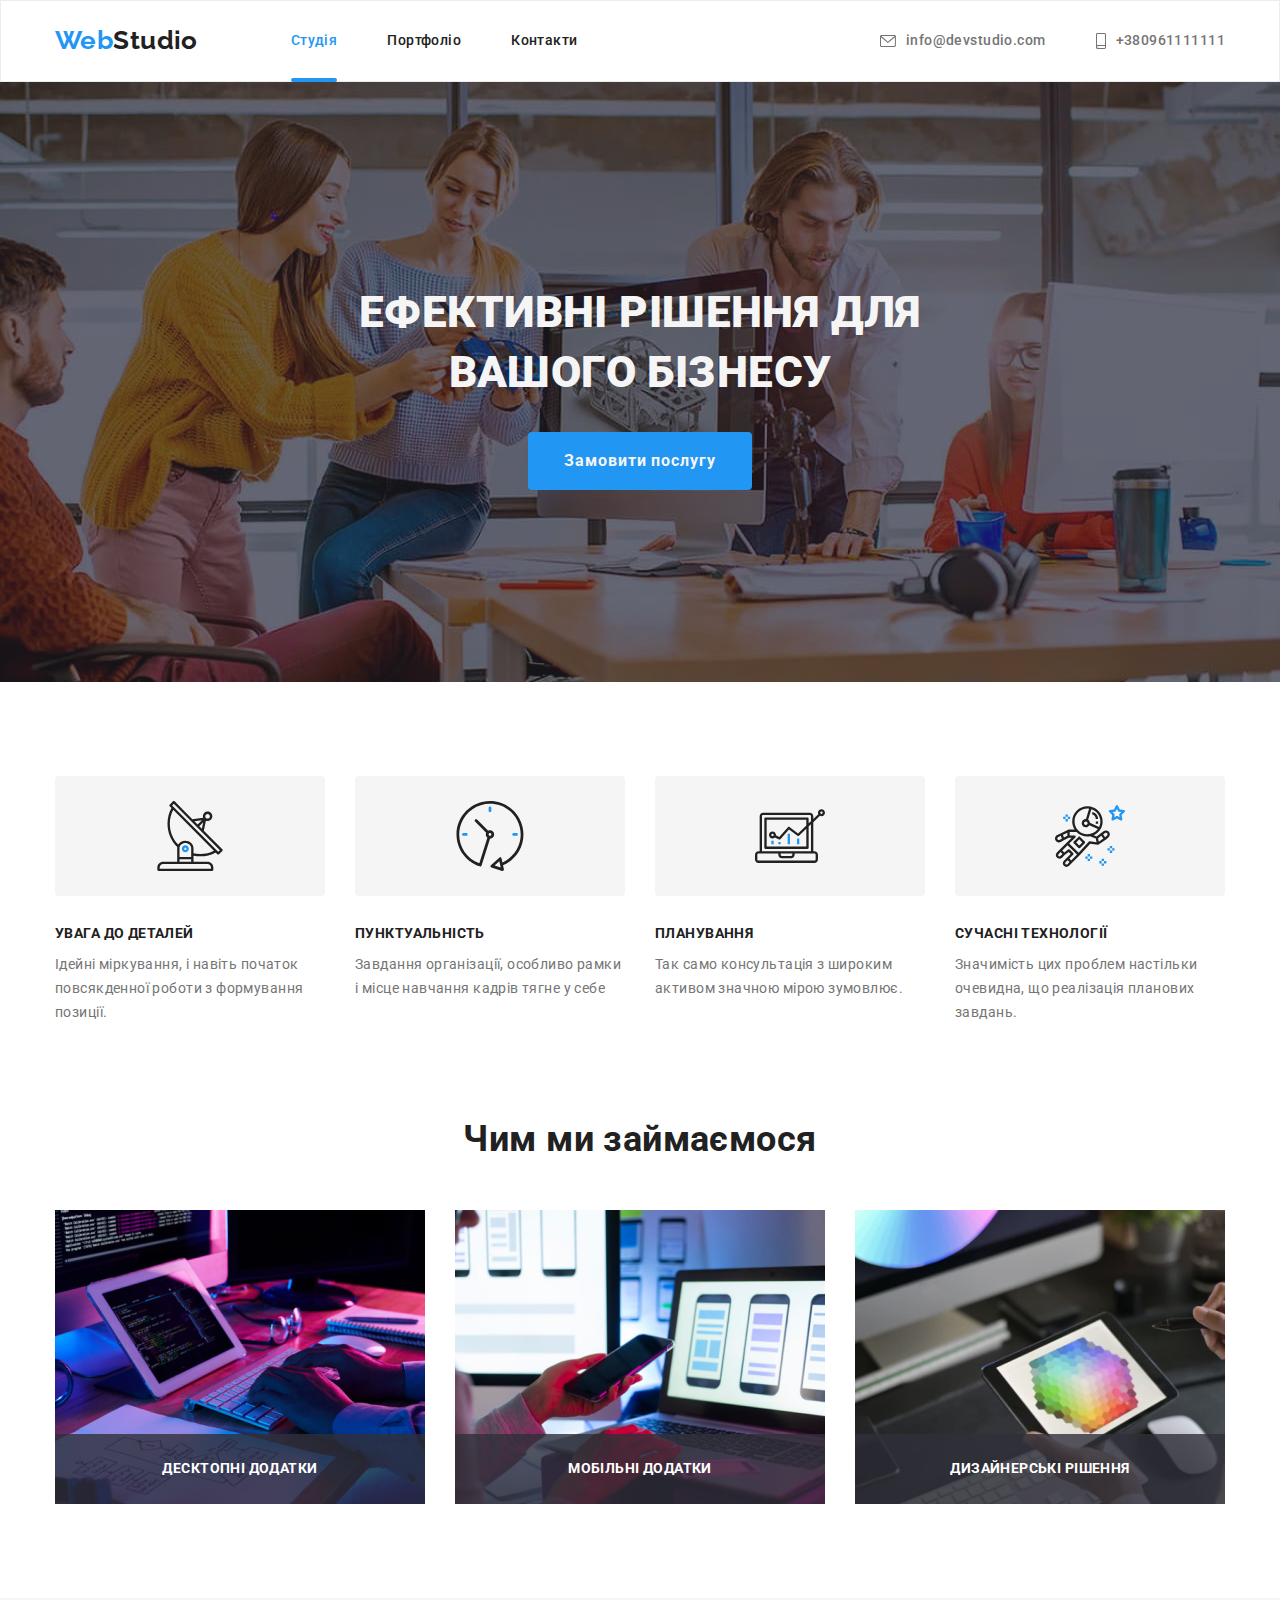
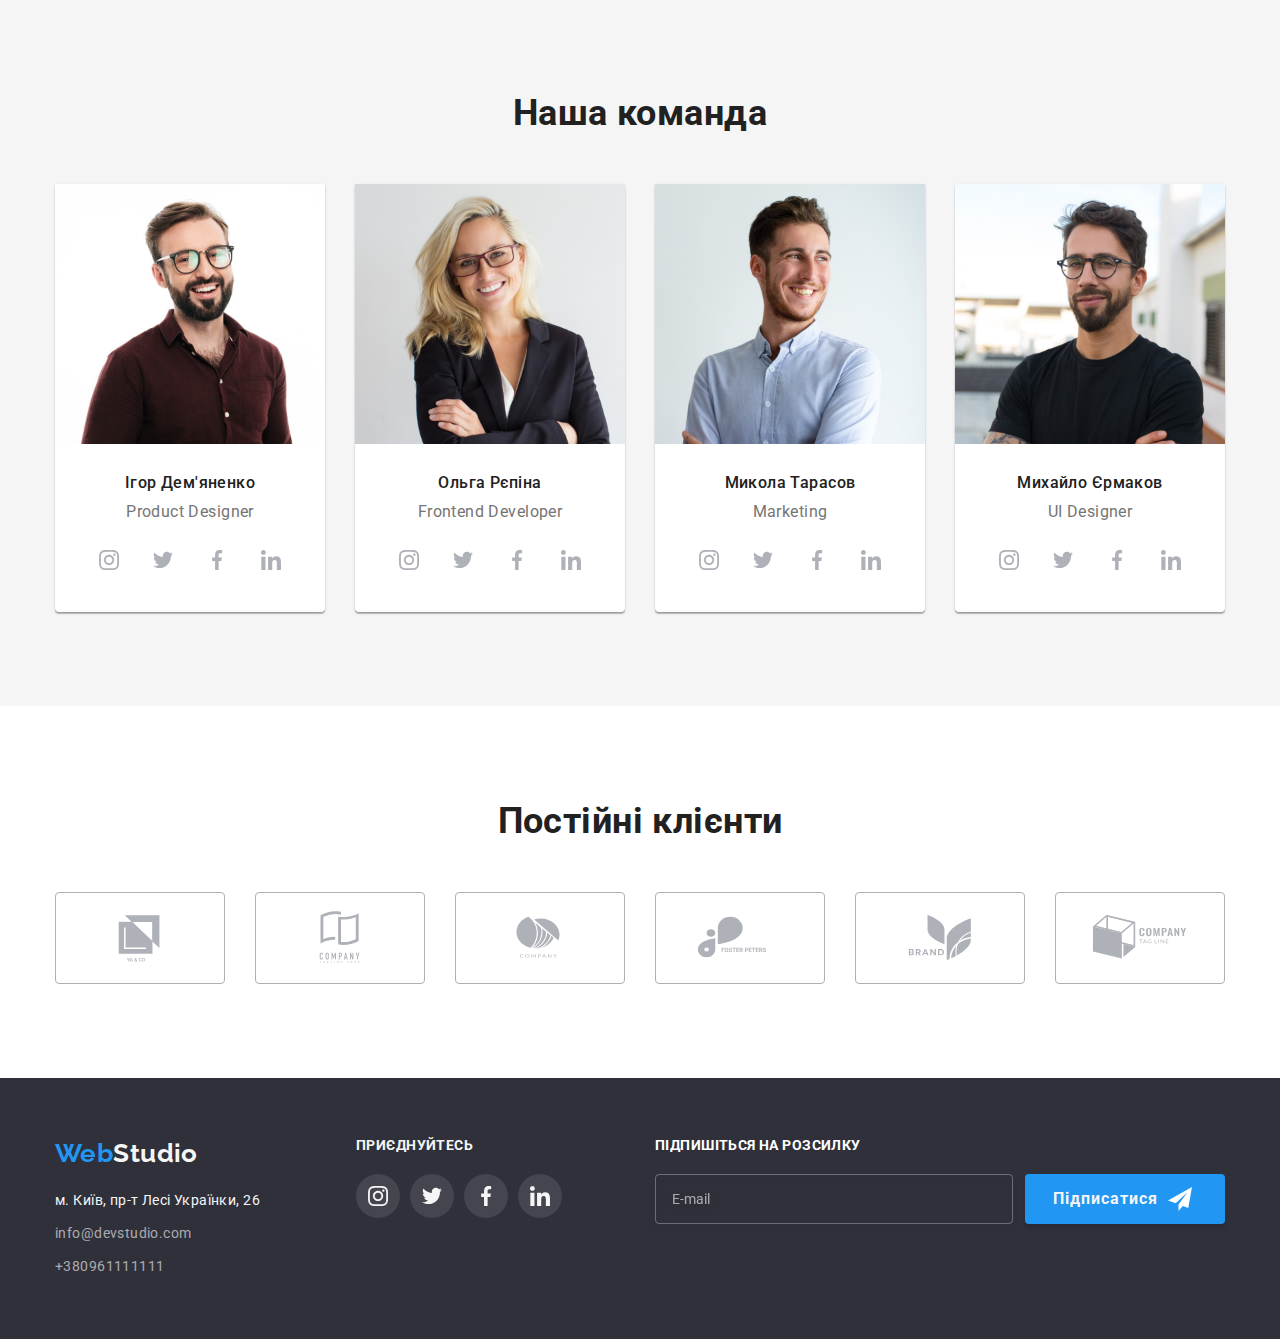
<file: index.html>
<!DOCTYPE html>
<html lang="uk">
  <head>
    <meta charset="UTF-8" />
    <meta http-equiv="X-UA-Compatible" content="IE=edge" />
    <meta name="viewport" content="width=device-width, initial-scale=1.0" />

    <title>Web Studio</title>

    <!-- Шрифти -->

    <link rel="preconnect" href="https://fonts.googleapis.com" />
    <link rel="preconnect" href="https://fonts.gstatic.com" crossorigin />
    <link
      href="https://fonts.googleapis.com/css2?family=Raleway:wght@700&family=Roboto:wght@400;500;700;900&display=swap"
      rel="stylesheet"
    />

    <!-- Іконка  -->

    <link rel="apple-touch-icon" sizes="180x180" href="./favicons/" />
    <link
      rel="icon"
      type="image/png"
      sizes="32x32"
      href="./favicons//favicon-32x32.png"
    />
    <link
      rel="icon"
      type="image/png"
      sizes="16x16"
      href="./favicons//favicon-16x16.png"
    />
    <link rel="manifest" href="./favicons//site.webmanifest" />
    <meta name="msapplication-TileColor" content="#da532c" />
    <meta name="theme-color" content="#ffffff" />

    <!-- стилі -->

    <link rel="stylesheet" href="./css/main.min.css" />
  </head>
  <body>
    <!-- Шапка -->

    <header class="header">
      <div class="container header-main__nav">
        <nav class="header-main__nav">
          <a id="logo" href="./index.html" class="logo-header"
            ><span class="logo-header__color">Web</span>Studio</a
          >

          <ul class="header-nav">
            <li class="header-nav__item">
              <a href="" class="header-nav__link header-nav__link--active"
                >Студія</a
              >
            </li>
            <li class="header-nav__item">
              <a href="./portfolio.html" class="header-nav__link">Портфоліо</a>
            </li>
            <li class="header-nav__item">
              <a href="" class="header-nav__link">Контакти</a>
            </li>
          </ul>
        </nav>

        <!--Контакти-->

        <ul class="header-contact">
          <li>
            <a href="mailto:info@devstudio.com" class="header-contact__link">
              <svg class="header-contact__icon" width="16" height="12">
                <use href="./images/symbol-defs.svg#icon-envelope"></use>
              </svg>
              info@devstudio.com
            </a>
          </li>
          <li>
            <a href="tel:+380961111111" class="header-contact__link">
              <svg class="header-contact__icon" width="10" height="16">
                <use href="./images/symbol-defs.svg#icon-smartphone"></use>
              </svg>
              +380961111111</a
            >
          </li>
        </ul>
      </div>
    </header>

    <!-- Загальга Інформація-->

    <main>
      <!-- Гасло + замовлення -->

      <section class="hero section">
        <div class="container">
          <div>
            <h1 class="hero-title">Ефективні рішення для вашого бізнесу</h1>
            <button type="button" class="hero-button" data-modal-open>
              Замовити послугу
            </button>
          </div>
        </div>
        <div class="backdrop is-hidden" data-modal>
          <div class="backdrop-modal">
            <button type="button" class="backdrop-button" data-modal-close>
              <svg class="backdrop-icon">
                <use href="./images/symbol-defs.svg#icon-Vector"></use>
              </svg>
            </button>

            <!-- Вікно Замовити послугу -->

            <form class="form">
              <b class="form-title">Залиште свої дані, ми вам передзвонимо</b>

              <div class="form-label">
                <label for="name" class="form-label__title">Ім'я</label>
                <input class="form-input" type="text" name="name" id="name" />
                <svg class="form-label__icon" width="12" height="12">
                  <use href="./images/symbol-defs.svg#icon-people"></use>
                </svg>
              </div>

              <div class="form-label">
                <label for="tel" class="form-label__title">Телефон</label>
                <input class="form-input" type="tel" name="tel" id="tel" />
                <svg class="form-label__icon" width="12" height="12">
                  <use href="./images/symbol-defs.svg#icon-telephone2"></use>
                </svg>
              </div>

              <div class="form-label">
                <label for="mail" class="form-label__title">Пошта</label>
                <input class="form-input" type="email" name="mail" id="mail" />
                <svg class="form-label__icon" width="12" height="12">
                  <use href="./images/symbol-defs.svg#icon-mail2"></use>
                </svg>
              </div>

              <div class="form-label form-label__margin">
                <label for="comment" class="form-label__title">Коментар</label>
                <textarea
                  class="form-input form-input__tex"
                  name="comment"
                  id="comment"
                  rows="4"
                  placeholder="Введіть текст"
                ></textarea>
              </div>

              <div class="form-label form-label__rules">
                <input
                  type="checkbox"
                  name="rules"
                  id="rules"
                  class="form-label__checkbox"
                />
                <span class="form-label__icon--rules"></span>
                <label for="rules" class="form-label__comment"
                  >Погоджуюся з розсилкою та приймаю
                </label>
                <a href=" " class="form-label__link">Умови послуги</a>
              </div>

              <button type="submit" class="form-button">Відправити</button>
            </form>
          </div>
        </div>
      </section>

      <!-- Пояснення роботи  -->

      <section class="section section-about">
        <div class="container">
          <h2 class="visually-hidden">Прихований</h2>
          <ul class="section-about__items">
            <li class="section-about__list">
              <div class="section-about__bg">
                <svg width="70" height="70">
                  <use href="./images/symbol-defs.svg#icon-antenna"></use>
                </svg>
              </div>
              <h3 class="section-about__detals">УВАГА ДО ДЕТАЛЕЙ</h3>
              <p class="section-about__text">
                Ідейні міркування, і навіть початок повсякденної роботи з
                формування позиції.
              </p>
            </li>
            <li class="section-about__list">
              <div class="section-about__bg">
                <svg width="70" height="70">
                  <use href="./images/symbol-defs.svg#icon-clock"></use>
                </svg>
              </div>
              <h3 class="section-about__detals">ПУНКТУАЛЬНІСТЬ</h3>
              <p class="section-about__text">
                Завдання організації, особливо рамки і місце навчання кадрів
                тягне у себе
              </p>
            </li>
            <li class="section-about__list">
              <div class="section-about__bg">
                <svg width="70" height="70">
                  <use href="./images/symbol-defs.svg#icon-diagram"></use>
                </svg>
              </div>
              <h3 class="section-about__detals">ПЛАНУВАННЯ</h3>
              <p class="section-about__text">
                Так само консультація з широким активом значною мірою зумовлює.
              </p>
            </li>
            <li class="section-about__list">
              <div class="section-about__bg">
                <svg width="70" height="70">
                  <use href="./images/symbol-defs.svg#icon-astronaut"></use>
                </svg>
              </div>
              <h3 class="section-about__detals">СУЧАСНІ ТЕХНОЛОГІЇ</h3>
              <p class="section-about__text">
                Значимість цих проблем настільки очевидна, що реалізація
                планових завдань.
              </p>
            </li>
          </ul>
        </div>
      </section>

      <!-- Чим займаємось -->

      <section class="section">
        <div class="container">
          <h2 class="section-title">Чим ми займаємося</h2>

          <ul class="section-work__list">
            <li class="section-works__item">
              <img src="./images/img/box.jpg" alt="комп'ютер" width="370" />
              <div class="section-product">
                <p class="section-about__title">Десктопні додатки</p>
              </div>
            </li>

            <li class="section-works__item">
              <img src="./images/img/image-1.jpg" alt="Телефон" width="370" />
              <div class="section-product">
                <p class="section-about__title">Мобільні додатки</p>
              </div>
            </li>

            <li class="section-works__item">
              <img src="./images/img/image-2.jpg" alt="Планшет" width="370" />
              <div class="section-product">
                <p class="section-about__title">Дизайнерські рішення</p>
              </div>
            </li>
          </ul>
        </div>
      </section>

      <!-- Працівники -->

      <section class="section section-team__work">
        <div class="container">
          <h2 class="section-title">Наша команда</h2>

          <ul class="section-team__list">
            <li class="section-team">
              <img
                src="./images/img/image-3.jpg"
                alt="Дизайнер продукту"
                width="270"
              />

              <div class="section-team__box">
                <h3 class="section-team__name">Ігор Дем'яненко</h3>
                <p lang="en" class="section-team__position">Product Designer</p>

                <ul class="section-box__icon">
                  <li class="section-list__icon">
                    <a
                      href="https://www.instagram.com/"
                      class="link-icon"
                      target="_blank"
                      rel="noopener nooreferrer nofollow "
                    >
                      <svg class="icon-team" width="20" height="20">
                        <use
                          href="./images/symbol-defs.svg#icon-instagram"
                          class="icon-team-style"
                        ></use>
                      </svg>
                    </a>
                  </li>

                  <li class="section-list__icon">
                    <a
                      href="https://twitter.com/"
                      class="link-icon"
                      target="_blank"
                      rel="noopener nooreferrer nofollow "
                    >
                      <svg class="icon-team" width="20" height="20">
                        <use
                          href="./images/symbol-defs.svg#icon-twitter"
                          class="icon-team-style"
                        ></use>
                      </svg>
                    </a>
                  </li>

                  <li class="section-list__icon">
                    <a
                      href="https://www.facebook.com/"
                      class="link-icon"
                      target="_blank"
                      rel="noopener nooreferrer nofollow "
                    >
                      <svg class="icon-team" width="20" height="20">
                        <use
                          href="./images/symbol-defs.svg#icon-facebook"
                          class="icon-team-style"
                        ></use>
                      </svg>
                    </a>
                  </li>

                  <li class="section-list__icon">
                    <a
                      href="https://www.linkedin.com/"
                      class="link-icon"
                      target="_blank"
                      rel="noopener nooreferrer nofollow "
                    >
                      <svg class="icon-team" width="20" height="20">
                        <use
                          href="./images/symbol-defs.svg#icon-linkedin"
                          class="icon-team-style"
                        ></use>
                      </svg>
                    </a>
                  </li>
                </ul>
              </div>
            </li>

            <li class="section-team">
              <img
                src="./images/img/image-4.jpg"
                alt="Фронтальний розробник"
                width="270"
              />

              <div class="section-team__box">
                <h3 class="section-team__name">Ольга Рєпіна</h3>
                <p lang="en" class="section-team__position">
                  Frontend Developer
                </p>

                <ul class="section-box__icon">
                  <li class="section-list__icon">
                    <a
                      href="https://www.instagram.com/"
                      class="link-icon"
                      target="_blank"
                      rel="noopener nooreferrer nofollow "
                    >
                      <svg class="icon-team" width="20" height="20">
                        <use
                          href="./images/symbol-defs.svg#icon-instagram"
                        ></use>
                      </svg>
                    </a>
                  </li>
                  <li class="section-list__icon">
                    <a
                      href="https://twitter.com/"
                      class="link-icon"
                      target="_blank"
                      rel="noopener nooreferrer nofollow "
                    >
                      <svg class="icon-team" width="20" height="20">
                        <use href="./images/symbol-defs.svg#icon-twitter"></use>
                      </svg>
                    </a>
                  </li>
                  <li class="section-list__icon">
                    <a
                      href="https://www.facebook.com/"
                      class="link-icon"
                      target="_blank"
                      rel="noopener nooreferrer nofollow "
                    >
                      <svg class="icon-team" width="20" height="20">
                        <use
                          href="./images/symbol-defs.svg#icon-facebook"
                        ></use>
                      </svg>
                    </a>
                  </li>
                  <li class="section-list__icon">
                    <a
                      href="https://www.linkedin.com/"
                      class="link-icon"
                      target="_blank"
                      rel="noopener nooreferrer nofollow "
                    >
                      <svg class="icon-team" width="20" height="20">
                        <use
                          href="./images/symbol-defs.svg#icon-linkedin"
                        ></use>
                      </svg>
                    </a>
                  </li>
                </ul>
              </div>
            </li>

            <li class="section-team">
              <img src="./images/img/image-5.jpg" alt="Маркетолог" width="270" />

              <div class="section-team__box">
                <h3 class="section-team__name">Микола Тарасов</h3>
                <p lang="en" class="section-team__position">Marketing</p>
                <ul class="section-box__icon">
                  <li class="section-list__icon">
                    <a
                      href="https://www.instagram.com/"
                      class="link-icon"
                      target="_blank"
                      rel="noopener nooreferrer nofollow "
                    >
                      <svg class="icon-team" width="20" height="20">
                        <use
                          href="./images/symbol-defs.svg#icon-instagram"
                        ></use>
                      </svg>
                    </a>
                  </li>
                  <li class="section-list__icon">
                    <a
                      href="https://twitter.com/"
                      class="link-icon"
                      target="_blank"
                      rel="noopener nooreferrer nofollow "
                    >
                      <svg class="icon-team" width="20" height="20">
                        <use href="./images/symbol-defs.svg#icon-twitter"></use>
                      </svg>
                    </a>
                  </li>
                  <li class="section-list__icon">
                    <a
                      href="https://www.facebook.com/"
                      class="link-icon"
                      target="_blank"
                      rel="noopener nooreferrer nofollow "
                    >
                      <svg class="icon-team" width="20" height="20">
                        <use
                          href="./images/symbol-defs.svg#icon-facebook"
                        ></use>
                      </svg>
                    </a>
                  </li>
                  <li class="section-list__icon">
                    <a
                      href="https://www.linkedin.com/"
                      class="link-icon"
                      target="_blank"
                      rel="noopener nooreferrer nofollow "
                    >
                      <svg class="icon-team" width="20" height="20">
                        <use
                          href="./images/symbol-defs.svg#icon-linkedin"
                        ></use>
                      </svg>
                    </a>
                  </li>
                </ul>
              </div>
            </li>

            <li class="section-team">
              <img src="./images/img/image-6.jpg" alt="Дизайнер" width="270" />

              <div class="section-team__box">
                <h3 class="section-team__name">Михайло Єрмаков</h3>
                <p lang="en" class="section-team__position">UI Designer</p>
                <ul class="section-box__icon">
                  <li class="section-list__icon">
                    <a
                      href="https://www.instagram.com/"
                      class="link-icon"
                      target="_blank"
                      rel="noopener nooreferrer nofollow "
                    >
                      <svg class="icon-team" width="20" height="20">
                        <use
                          href="./images/symbol-defs.svg#icon-instagram"
                        ></use>
                      </svg>
                    </a>
                  </li>

                  <li class="section-list__icon">
                    <a
                      href="https://twitter.com/"
                      class="link-icon"
                      target="_blank"
                      rel="noopener nooreferrer nofollow "
                    >
                      <svg class="icon-team" width="20" height="20">
                        <use href="./images/symbol-defs.svg#icon-twitter"></use>
                      </svg>
                    </a>
                  </li>

                  <li class="section-list__icon">
                    <a
                      href="https://www.facebook.com/"
                      class="link-icon"
                      target="_blank"
                      rel="noopener nooreferrer nofollow "
                    >
                      <svg class="icon-team" width="20" height="20">
                        <use
                          href="./images/symbol-defs.svg#icon-facebook"
                        ></use>
                      </svg>
                    </a>
                  </li>

                  <li class="section-list__icon">
                    <a
                      href="https://www.linkedin.com/"
                      class="link-icon"
                      target="_blank"
                      rel="noopener nooreferrer nofollow "
                    >
                      <svg class="icon-team" width="20" height="20">
                        <use
                          href="./images/symbol-defs.svg#icon-linkedin"
                        ></use>
                      </svg>
                    </a>
                  </li>
                </ul>
              </div>
            </li>
          </ul>
        </div>
      </section>

      <!-- Compagny team -->

      <section class="section">
        <div class="container">
          <h2 class="section-title">Постійні клієнти</h2>
          <ul class="section-custom">
            <li class="section-custom__compagny">
              <a href="" class="section-custom__link">
                <svg class="section-custom__icon" width="106" height="60">
                  <use href="./images/symbol-defs.svg#icon-Logo-1"></use>
                </svg>
              </a>
            </li>

            <li class="section-custom__compagny">
              <a href="" class="section-custom__link">
                <svg class="section-custom__icon" width="106" height="60">
                  <use href="./images/symbol-defs.svg#icon-Logo-2"></use>
                </svg>
              </a>
            </li>

            <li class="section-custom__compagny">
              <a href="" class="section-custom__link">
                <svg class="section-custom__icon" width="106" height="60">
                  <use href="./images/symbol-defs.svg#icon-Logo-3"></use>
                </svg>
              </a>
            </li>

            <li class="section-custom__compagny">
              <a href="" class="section-custom__link">
                <svg class="section-custom__icon" width="106" height="60">
                  <use href="./images/symbol-defs.svg#icon-Logo-4"></use>
                </svg>
              </a>
            </li>

            <li class="section-custom__compagny">
              <a href="" class="section-custom__link">
                <svg class="section-custom__icon" width="106" height="60">
                  <use href="./images/symbol-defs.svg#icon-Logo-5"></use>
                </svg>
              </a>
            </li>

            <li class="section-custom__compagny">
              <a href="" class="section-custom__link">
                <svg class="section-custom__icon" width="106" height="60">
                  <use href="./images/symbol-defs.svg#icon-Logo-6"></use>
                </svg>
              </a>
            </li>
          </ul>
        </div>
      </section>
    </main>

    <!-- Футер -->

    <footer class="order">
      <div class="container order-box">
        <div class="order-width">
          <a id="logo-footer" href="./index.html" class="logo"
            ><span class="logo-footer">Web</span>Studio</a
          >
          <address class="order-adress">
            <ul class="order-information">
              <li>
                <a
                  href="https://goo.gl/maps/iiFqqTPr8g5T6caD6"
                  class="mail"
                  target="_blank"
                  title="Google Maps"
                  >м. Київ, пр-т Лесі Українки, 26</a
                >
              </li>

              <li>
                <a href="mailto:info@devstudio.com" class="info"
                  >info@devstudio.com</a
                >
              </li>

              <li>
                <a href="tel:+380961111111" class="info">+380961111111</a>
              </li>
            </ul>
          </address>
        </div>

        <!-- Social -->

        <div class="social-box">
          <h3 class="social-box__title">Приєднуйтесь</h3>
          <ul class="social-box__icon">
            <li class="social-icon__list">
              <a
                class="link-icon social-icon"
                href="https://www.instagram.com/"
                target="_blank"
                rel="noopener nooreferrer nofollow "
              >
                <svg class="icon-team" width="20" height="20">
                  <use href="./images/symbol-defs.svg#icon-instagram"></use>
                </svg>
              </a>
            </li>
            <li class="social-icon__list">
              <a
                class="link-icon social-icon"
                href="https://twitter.com/"
                target="_blank"
                rel="noopener nooreferrer nofollow "
              >
                <svg class="icon-team" width="20" height="20">
                  <use href="./images/symbol-defs.svg#icon-twitter"></use>
                </svg>
              </a>
            </li>
            <li class="social-icon__list">
              <a
                class="link-icon social-icon"
                href="https://www.facebook.com/"
                target="_blank"
                rel="noopener nooreferrer nofollow "
              >
                <svg class="icon-team" width="20" height="20">
                  <use href="./images/symbol-defs.svg#icon-facebook"></use>
                </svg>
              </a>
            </li>
            <li class="social-icon__list">
              <a
                class="link-icon social-icon"
                href="https://www.linkedin.com/"
                target="_blank"
                rel="noopener nooreferrer nofollow "
              >
                <svg class="icon-team" width="20" height="20">
                  <use href="./images/symbol-defs.svg#icon-linkedin"></use>
                </svg>
              </a>
            </li>
          </ul>
        </div>
        <!-- Підписатися на розсилку -->

        <form class="form-footer">
          <h2 class="form-footer_title">Підпишіться на розсилку</h2>
          <div class="form-footer__label">
            <label for="mails"></label>
            <input type="email" name="mails" id="mails" placeholder="E-mail" />

            <button type="submit" class="form-button form-button__footer">
              <span>Підписатися</span>
              <svg class="form-footer-icon" width="24" height="24">
                <use href="./images/symbol-defs.svg#icon-telegraph"></use>
              </svg>
            </button>
          </div>
        </form>
      </div>
    </footer>
    <script src="./js/modal.js"></script>
  </body>
</html>
</file>
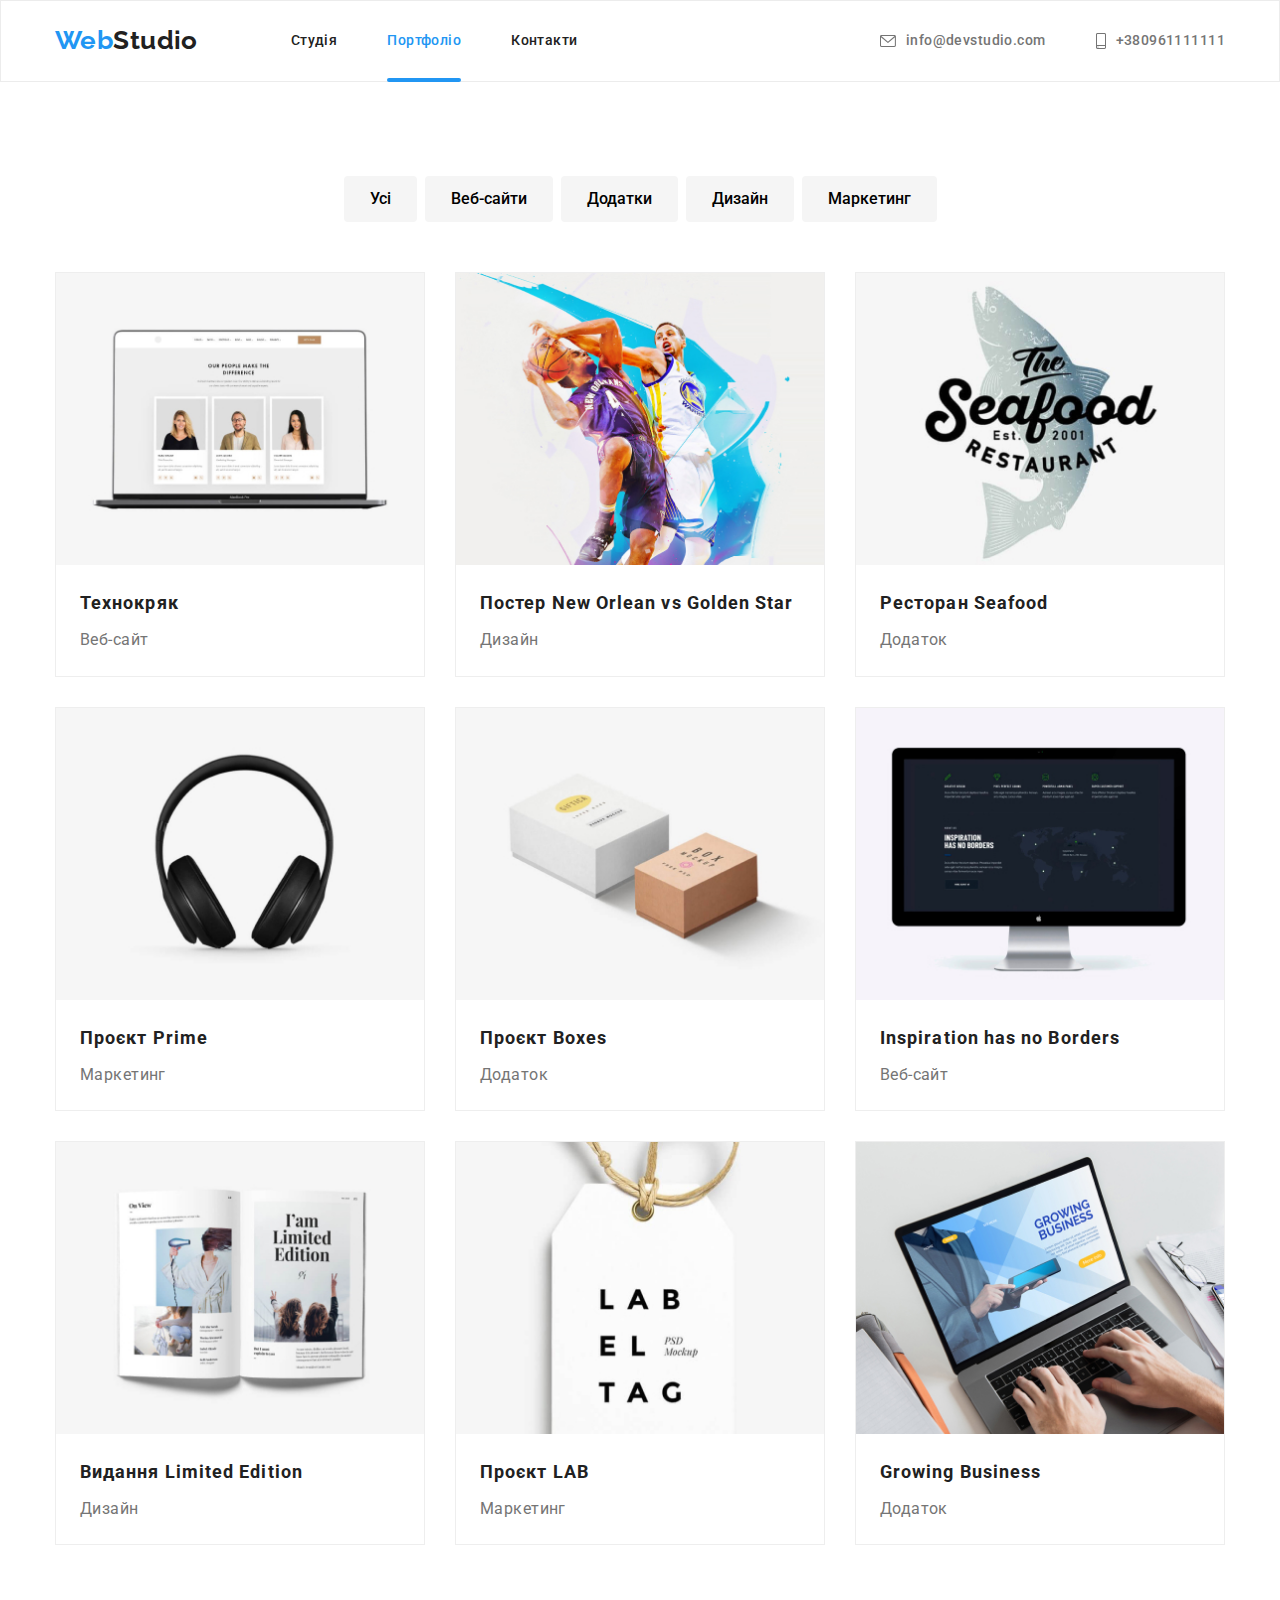
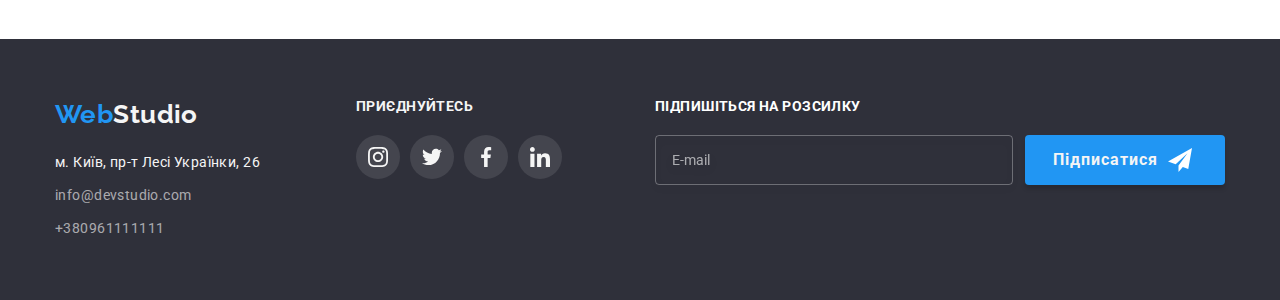
<file: portfolio.html>
<!DOCTYPE html>
<html lang="uk">
  <head>
    <meta charset="UTF-8" />
    <meta http-equiv="X-UA-Compatible" content="IE=edge" />
    <meta name="viewport" content="width=device-width, initial-scale=1.0" />

    <title>Portfolio</title>

    <!-- Шрифти -->

    <link rel="preconnect" href="https://fonts.googleapis.com" />
    <link rel="preconnect" href="https://fonts.gstatic.com" crossorigin />
    <link
      href="https://fonts.googleapis.com/css2?family=Raleway:wght@700&family=Roboto:wght@400;500;700;900&display=swap"
      rel="stylesheet"
    />

    <!-- Іконка  -->

    <link rel="apple-touch-icon" sizes="180x180" href="./favicons/" />
    <link
      rel="icon"
      type="image/png"
      sizes="32x32"
      href="./favicons//favicon-32x32.png"
    />
    <link
      rel="icon"
      type="image/png"
      sizes="16x16"
      href="./favicons//favicon-16x16.png"
    />
    <link rel="manifest" href="./favicons//site.webmanifest" />
    <meta name="msapplication-TileColor" content="#da532c" />
    <meta name="theme-color" content="#ffffff" />

    <!-- Стилі -->
    <link rel="stylesheet" href="./css/main.min.css" />
  </head>
  <body>
    <!-- Шапка -->

    <header class="header">
      <div class="container header-main__nav">
        <nav class="header-main__nav">
          <a id="logo" href="./index.html" class="logo-header"
            ><span class="logo-header__color">Web</span>Studio</a
          >

          <ul class="header-nav">
            <li class="header-nav__item">
              <a href="./index.html" class="header-nav__link">Студія</a>
            </li>
            <li class="header-nav__item">
              <a href="" class="header-nav__link header-nav__link--active"
                >Портфоліо</a
              >
            </li>
            <li class="header-nav__item">
              <a href="" class="header-nav__link">Контакти</a>
            </li>
          </ul>
        </nav>

        <!--Контакти-->

        <ul class="header-contact">
          <li>
            <a href="mailto:info@devstudio.com" class="header-contact__link">
              <svg class="header-contact__icon" width="16" height="12">
                <use href="./images/symbol-defs.svg#icon-envelope"></use>
              </svg>
              info@devstudio.com
            </a>
          </li>
          <li>
            <a href="tel:+380961111111" class="header-contact__link">
              <svg class="header-contact__icon" width="10" height="16">
                <use href="./images/symbol-defs.svg#icon-smartphone"></use>
              </svg>
              +380961111111</a
            >
          </li>
        </ul>
      </div>
    </header>

    <!-- Контент -->

    <main>
      <section class="section">
        <div class="container">
          <h1 class="visually-hidden">контент сторінки</h1>
          <ul class="section-box__button">
            <li>
              <button type="button" class="section-button__portfolio">
                Усі
              </button>
            </li>
            <li>
              <button type="button" class="section-button__portfolio">
                Веб-сайти
              </button>
            </li>
            <li>
              <button type="button" class="section-button__portfolio">
                Додатки
              </button>
            </li>
            <li>
              <button type="button" class="section-button__portfolio">
                Дизайн
              </button>
            </li>
            <li>
              <button type="button" class="section-button__portfolio">
                Маркетинг
              </button>
            </li>
          </ul>

          <ul class="section-portfolio__icon">
            <li class="section-portfolio__list">
              <a class="section-portfolio__link" href="">
                <div class="section-portfolio__images">
                  <img src="./images/img/one.jpg" alt="ноутбук" width="370" />

                  <div class="section-portfolio__overlay">
                    <p>
                      Ресурс пропонує комплексні пропозиції з різним рівнем
                      функціоналу та сервісів. Все це дозволить відвідувачу
                      отримати вичерпні відомості про компанію чи приватну
                      особу.
                    </p>
                  </div>
                </div>
                <div class="section-portfolio__workplace">
                  <h2 class="section-portfolio__title">Технокряк</h2>
                  <p class="section-portfolio__subtitle">Веб-сайт</p>
                </div>
              </a>
            </li>

            <li class="section-portfolio__list">
              <a class="section-portfolio__link" href="">
                <div class="section-portfolio__images">
                  <img src="./images/img/two.jpg" alt="постер" width="370" />

                  <div class="section-portfolio__overlay">
                    <p>
                      Ресурс пропонує комплексні пропозиції з різним рівнем
                      функціоналу та сервісів. Все це дозволить відвідувачу
                      отримати вичерпні відомості про компанію чи приватну
                      особу.
                    </p>
                  </div>
                </div>
                <div class="section-portfolio__workplace">
                  <h2 class="section-portfolio__title">
                    Постер New Orlean vs Golden Star
                  </h2>
                  <p class="section-portfolio__subtitle">Дизайн</p>
                </div>
              </a>
            </li>

            <li class="section-portfolio__list">
              <a class="section-portfolio__link" href="">
                <div class="section-portfolio__images">
                  <img
                    src="./images/img/three.jpg"
                    alt="афіша ресторана"
                    width="370"
                  />

                  <div class="section-portfolio__overlay">
                    <p>
                      Ресурс пропонує комплексні пропозиції з різним рівнем
                      функціоналу та сервісів. Все це дозволить відвідувачу
                      отримати вичерпні відомості про компанію чи приватну
                      особу.
                    </p>
                  </div>
                </div>
                <div class="section-portfolio__workplace">
                  <h2 class="section-portfolio__title">Ресторан Seafood</h2>
                  <p class="section-portfolio__subtitle">Додаток</p>
                </div>
              </a>
            </li>

            <li class="section-portfolio__list">
              <a class="section-portfolio__link" href="">
                <div class="section-portfolio__images">
                  <img src="./images/img/for.jpg" alt="наушники" width="370" />

                  <div class="section-portfolio__overlay">
                    <p>
                      Ресурс пропонує комплексні пропозиції з різним рівнем
                      функціоналу та сервісів. Все це дозволить відвідувачу
                      отримати вичерпні відомості про компанію чи приватну
                      особу.
                    </p>
                  </div>
                </div>
                <div class="section-portfolio__workplace">
                  <h2 class="section-portfolio__title">Проєкт Prime</h2>
                  <p class="section-portfolio__subtitle">Маркетинг</p>
                </div>
              </a>
            </li>

            <li class="section-portfolio__list">
              <a class="section-portfolio__link" href="">
                <div class="section-portfolio__images">
                  <img src="./images/img/five.jpg" alt="коробки" width="370" />

                  <div class="section-portfolio__overlay">
                    <p>
                      Ресурс пропонує комплексні пропозиції з різним рівнем
                      функціоналу та сервісів. Все це дозволить відвідувачу
                      отримати вичерпні відомості про компанію чи приватну
                      особу.
                    </p>
                  </div>
                </div>
                <div class="section-portfolio__workplace">
                  <h2 class="section-portfolio__title">Проєкт Boxes</h2>
                  <p class="section-portfolio__subtitle">Додаток</p>
                </div>
              </a>
            </li>

            <li class="section-portfolio__list">
              <a class="section-portfolio__link" href="">
                <div class="section-portfolio__images">
                  <img src="./images/img/six.jpg" alt="комп'ютер" width="370" />

                  <div class="section-portfolio__overlay">
                    <p>
                      Ресурс пропонує комплексні пропозиції з різним рівнем
                      функціоналу та сервісів. Все це дозволить відвідувачу
                      отримати вичерпні відомості про компанію чи приватну
                      особу.
                    </p>
                  </div>
                </div>
                <div class="section-portfolio__workplace">
                  <h2 class="section-portfolio__title">
                    Inspiration has no Borders
                  </h2>
                  <p class="section-portfolio__subtitle">Веб-сайт</p>
                </div>
              </a>
            </li>

            <li class="section-portfolio__list">
              <a class="section-portfolio__link" href="">
                <div class="section-portfolio__images">
                  <img src="./images/img/seven.jpg" alt="книги" width="370" />

                  <div class="section-portfolio__overlay">
                    <p>
                      Ресурс пропонує комплексні пропозиції з різним рівнем
                      функціоналу та сервісів. Все це дозволить відвідувачу
                      отримати вичерпні відомості про компанію чи приватну
                      особу.
                    </p>
                  </div>
                </div>
                <div class="section-portfolio__workplace">
                  <h2 class="section-portfolio__title">
                    Видання Limited Edition
                  </h2>
                  <p lang="en" class="section-portfolio__subtitle">Дизайн</p>
                </div>
              </a>
            </li>

            <li class="section-portfolio__list">
              <a class="section-portfolio__link" href="">
                <div class="section-portfolio__images">
                  <img src="./images/img/eight.jpg" alt="" width="370" />

                  <div class="section-portfolio__overlay">
                    <p>
                      Ресурс пропонує комплексні пропозиції з різним рівнем
                      функціоналу та сервісів. Все це дозволить відвідувачу
                      отримати вичерпні відомості про компанію чи приватну
                      особу.
                    </p>
                  </div>
                </div>
                <div class="section-portfolio__workplace">
                  <h2 class="section-portfolio__title">Проєкт LAB</h2>
                  <p lang="en" class="section-portfolio__subtitle">Маркетинг</p>
                </div>
              </a>
            </li>

            <li class="section-portfolio__list">
              <a class="section-portfolio__link" href="">
                <div class="section-portfolio__images">
                  <img src="./images/img/nine.jpg" alt="" width="370" />

                  <div class="section-portfolio__overlay">
                    <p>
                      Ресурс пропонує комплексні пропозиції з різним рівнем
                      функціоналу та сервісів. Все це дозволить відвідувачу
                      отримати вичерпні відомості про компанію чи приватну
                      особу.
                    </p>
                  </div>
                </div>
                <div class="section-portfolio__workplace">
                  <h2 class="section-portfolio__title">Growing Business</h2>
                  <p class="section-portfolio__subtitle">Додаток</p>
                </div>
              </a>
            </li>
          </ul>
        </div>
      </section>
    </main>

    <!-- Футер -->

    <footer class="order">
      <div class="container order-box">
        <div class="order-width">
          <a id="logo-footer" href="./index.html" class="logo"
            ><span class="logo-footer">Web</span>Studio</a
          >
          <address class="order-adress">
            <ul class="order-information">
              <li>
                <a
                  href="https://goo.gl/maps/iiFqqTPr8g5T6caD6"
                  class="mail"
                  target="_blank"
                  title="Google Maps"
                  >м. Київ, пр-т Лесі Українки, 26</a
                >
              </li>

              <li>
                <a href="mailto:info@devstudio.com" class="info"
                  >info@devstudio.com</a
                >
              </li>

              <li>
                <a href="tel:+380961111111" class="info">+380961111111</a>
              </li>
            </ul>
          </address>
        </div>

        <!-- Social -->

        <div class="social-box">
          <h3 class="social-box__title">Приєднуйтесь</h3>
          <ul class="social-box__icon">
            <li class="social-icon__list">
              <a
                class="link-icon social-icon"
                href="https://www.instagram.com/"
                target="_blank"
                rel="noopener nooreferrer nofollow "
              >
                <svg class="icon-team" width="20" height="20">
                  <use href="./images/symbol-defs.svg#icon-instagram"></use>
                </svg>
              </a>
            </li>
            <li class="social-icon__list">
              <a
                class="link-icon social-icon"
                href="https://twitter.com/"
                target="_blank"
                rel="noopener nooreferrer nofollow "
              >
                <svg class="icon-team" width="20" height="20">
                  <use href="./images/symbol-defs.svg#icon-twitter"></use>
                </svg>
              </a>
            </li>
            <li class="social-icon__list">
              <a
                class="link-icon social-icon"
                href="https://www.facebook.com/"
                target="_blank"
                rel="noopener nooreferrer nofollow "
              >
                <svg class="icon-team" width="20" height="20">
                  <use href="./images/symbol-defs.svg#icon-facebook"></use>
                </svg>
              </a>
            </li>
            <li class="social-icon__list">
              <a
                class="link-icon social-icon"
                href="https://www.linkedin.com/"
                target="_blank"
                rel="noopener nooreferrer nofollow "
              >
                <svg class="icon-team" width="20" height="20">
                  <use href="./images/symbol-defs.svg#icon-linkedin"></use>
                </svg>
              </a>
            </li>
          </ul>
        </div>
        <!-- Підписатися на розсилку -->

        <form class="form-footer">
          <h2 class="form-footer_title">Підпишіться на розсилку</h2>
          <div class="form-footer__label">
            <label for="mails"></label>
            <input type="email" name="mails" id="mails" placeholder="E-mail" />

            <button type="submit" class="form-button form-button__footer">
              <span>Підписатися</span>
              <svg class="form-footer-icon" width="24" height="24">
                <use href="./images/symbol-defs.svg#icon-telegraph"></use>
              </svg>
            </button>
          </div>
        </form>
      </div>
    </footer>
  </body>
</html>
</file>
<file: css/main.min.css>
/*! modern-normalize v1.1.0 | MIT License | https://github.com/sindresorhus/modern-normalize */*,::before,::after{-webkit-box-sizing:border-box;box-sizing:border-box}html{line-height:1.15;-webkit-text-size-adjust:100%;-moz-tab-size:4;-o-tab-size:4;tab-size:4}body{margin:0;font-family:system-ui,-apple-system,"Segoe UI",Roboto,Helvetica,Arial,sans-serif,"Apple Color Emoji","Segoe UI Emoji"}hr{height:0;color:inherit}abbr[title]{-webkit-text-decoration:underline dotted;text-decoration:underline dotted}b,strong{font-weight:bolder}code,kbd,samp,pre{font-family:ui-monospace,SFMono-Regular,Consolas,"Liberation Mono",Menlo,monospace;font-size:1em}small{font-size:80%}sub,sup{font-size:75%;line-height:0;position:relative;vertical-align:baseline}sub{bottom:-0.25em}sup{top:-0.5em}table{text-indent:0;border-color:inherit}button,input,optgroup,select,textarea{font-family:inherit;font-size:100%;line-height:1.15;margin:0}button,select{text-transform:none}button,[type=button],[type=reset],[type=submit]{-webkit-appearance:button}::-moz-focus-inner{border-style:none;padding:0}:-moz-focusring{outline:1px dotted ButtonText}:-moz-ui-invalid{box-shadow:none}legend{padding:0}progress{vertical-align:baseline}::-webkit-inner-spin-button,::-webkit-outer-spin-button{height:auto}[type=search]{-webkit-appearance:textfield;outline-offset:-2px}::-webkit-search-decoration{-webkit-appearance:none}::-webkit-file-upload-button{-webkit-appearance:button;font:inherit}summary{display:list-item}.visually-hidden{position:absolute;width:1px;height:1px;margin:-1px;border:0;padding:0;white-space:nowrap;-webkit-clip-path:inset(100%);clip-path:inset(100%);clip:rect(0 0 0 0);overflow:hidden}.social-box__title,.section-about__title,.section-about__detals,.form-footer_title{font-weight:700;font-size:14px;line-height:1.14;text-transform:uppercase}h1,h2,h3,h4,h5,h6,p{margin:0px}ul{list-style:none;padding:0;margin:0}img{display:block;max-width:100%;height:auto}body{background-color:#fff;color:#212121;font-family:Roboto,sans-serif;letter-spacing:.03em;font-size:14px}.section{padding-bottom:94px;padding-top:94px}.header{border:1px solid #ececec}.container{width:1200px;margin-left:auto;margin-right:auto;padding-left:15px;padding-right:15px}.logo,.logo-header{font-family:"Raleway";font-weight:700;font-size:26px;line-height:1.2;text-decoration:none}.logo{color:#f5f5f5}.logo-header{color:#212121;list-style:none}.logo-header__color,.logo-footer{color:#2196f3;text-decoration:none}.backdrop{position:fixed;width:100%;height:100%;left:0;top:0;background-color:rgba(47,48,58,.4);-webkit-transition:opacity 250ms cubic-bezier(0.4, 0, 0.2, 1),visibility 250ms cubic-bezier(0.4, 0, 0.2, 1);transition:opacity 250ms cubic-bezier(0.4, 0, 0.2, 1),visibility 250ms cubic-bezier(0.4, 0, 0.2, 1)}.backdrop.is-hidden{opacity:0;visibility:hidden;pointer-events:none}.backdrop-modal{position:absolute;top:50%;left:50%;-webkit-transform:translate(-50%, -50%);transform:translate(-50%, -50%);min-height:581px;background-color:#fff;-webkit-box-shadow:0px 1px 3px rgba(0,0,0,.12),0px 1px 1px rgba(0,0,0,.14),Opx 2px 1px rgba(0,0,0,.2);box-shadow:0px 1px 3px rgba(0,0,0,.12),0px 1px 1px rgba(0,0,0,.14),Opx 2px 1px rgba(0,0,0,.2);border-radius:4px;padding:40px}.backdrop-button{display:-webkit-box;display:-ms-flexbox;display:flex;-webkit-box-pack:center;-ms-flex-pack:center;justify-content:center;-webkit-box-align:center;-ms-flex-align:center;align-items:center;position:absolute;padding:0;fill:#000;top:8px;left:490px;width:30px;height:30px;background:#fff;border:1px solid rgba(0,0,0,.1);border-radius:50%}.backdrop-icon{width:11px;height:11px}.backdrop-icon:hover{cursor:pointer;fill:#2196f3}.form-footer{width:570px;height:86px;margin-left:93px}.form-footer_title{color:#fff;margin-bottom:20px}.form-footer__label{display:-webkit-box;display:-ms-flexbox;display:flex}.form-footer__label input{outline:none;width:358px;height:50px;margin-right:12px;padding-left:16px;color:#fff;background-color:inherit;border:1px solid rgba(255,255,255,.3);-webkit-filter:drop-shadow(0px 4px 4px rgba(0, 0, 0, 0.15));filter:drop-shadow(0px 4px 4px rgba(0, 0, 0, 0.15));border-radius:4px}.form-footer__label input::-webkit-input-placeholder{color:rgba(255,255,255,.6)}.form-footer__label input::-moz-placeholder{color:rgba(255,255,255,.6)}.form-footer__label input:-ms-input-placeholder{color:rgba(255,255,255,.6)}.form-footer__label input::-ms-input-placeholder{color:rgba(255,255,255,.6)}.form-footer__label input::placeholder{color:rgba(255,255,255,.6)}.form-footer__bt{display:-webkit-box;display:-ms-flexbox;display:flex;-webkit-box-align:center;-ms-flex-align:center;align-items:center;padding-left:28px}.form-footer-icon{margin-left:10px;display:inline-block;fill:#fff}.form-button{width:200px;height:50px;color:#f5f5f5;background-color:#2196f3;cursor:pointer;border:none;-webkit-box-shadow:0px 4px 4px rgba(0,0,0,.15);box-shadow:0px 4px 4px rgba(0,0,0,.15);border-radius:4px;font-weight:700;font-size:16px;line-height:1.87;letter-spacing:.06em}.form-button__footer{display:-webkit-box;display:-ms-flexbox;display:flex;-webkit-box-align:center;-ms-flex-align:center;align-items:center;padding-left:28px}.section-box__button{display:-webkit-box;display:-ms-flexbox;display:flex;-webkit-box-pack:center;-ms-flex-pack:center;justify-content:center;gap:8px}.section-button__portfolio{padding:6px 22px;color:#000;background-color:#f5f5f5;font-weight:500;font-size:16px;line-height:1.63;border-radius:4px;text-align:center;border:4px solid rgba(0,0,0,0);cursor:pointer;-webkit-transition:color 250ms cubic-bezier(0.4, 0, 0.2, 1),background-color 250ms cubic-bezier(0.4, 0, 0.2, 1),-webkit-box-shadow 250ms cubic-bezier(0.4, 0, 0.2, 1);transition:color 250ms cubic-bezier(0.4, 0, 0.2, 1),background-color 250ms cubic-bezier(0.4, 0, 0.2, 1),-webkit-box-shadow 250ms cubic-bezier(0.4, 0, 0.2, 1);transition:color 250ms cubic-bezier(0.4, 0, 0.2, 1),background-color 250ms cubic-bezier(0.4, 0, 0.2, 1),box-shadow 250ms cubic-bezier(0.4, 0, 0.2, 1);transition:color 250ms cubic-bezier(0.4, 0, 0.2, 1),background-color 250ms cubic-bezier(0.4, 0, 0.2, 1),box-shadow 250ms cubic-bezier(0.4, 0, 0.2, 1),-webkit-box-shadow 250ms cubic-bezier(0.4, 0, 0.2, 1)}.section-button__portfolio:hover,.section-button__portfolio:focus{color:#f5f5f5;background-color:#2196f3;-webkit-box-shadow:0px 3px 1px rgba(0,0,0,.1),0px 1px 2px rgba(0,0,0,.08),0px 2px 2px rgba(0,0,0,.12);box-shadow:0px 3px 1px rgba(0,0,0,.1),0px 1px 2px rgba(0,0,0,.08),0px 2px 2px rgba(0,0,0,.12)}.section-portfolio__icon{display:-webkit-box;display:-ms-flexbox;display:flex;-ms-flex-wrap:wrap;flex-wrap:wrap;gap:30px;margin-top:50px}.section-portfolio__list{width:calc((100% - 60px)/3);border:1px solid #eee;-webkit-transform:box-shadow 250ms cubic-bezier(0.4, 0, 0.2, 1);transform:box-shadow 250ms cubic-bezier(0.4, 0, 0.2, 1)}.section-portfolio__list:hover,.section-portfolio__list:focus{-webkit-box-shadow:0px 1px 1px rgba(0,0,0,.12),0px 4px 4px rgba(0,0,0,.06),1px 4px 6px rgba(0,0,0,.16);box-shadow:0px 1px 1px rgba(0,0,0,.12),0px 4px 4px rgba(0,0,0,.06),1px 4px 6px rgba(0,0,0,.16)}.section-portfolio__title{color:#212121;font-size:18px;line-height:2;letter-spacing:.06em}.section-portfolio__subtitle{color:#757575;font-size:16px;line-height:1.88;margin-top:4px}.section-portfolio__workplace{padding:20px 24px}.section-portfolio__images{position:relative;overflow:hidden}.section-portfolio__overlay{position:absolute;font-size:18px;line-height:1.56;color:#f5f5f5;background-color:rgba(33,150,243,.9);top:0;padding:63px 24px;-webkit-transform:translateY(100%);transform:translateY(100%);-webkit-transition:-webkit-transform 250ms cubic-bezier(0.4, 0, 0.2, 1);transition:-webkit-transform 250ms cubic-bezier(0.4, 0, 0.2, 1);transition:transform 250ms cubic-bezier(0.4, 0, 0.2, 1);transition:transform 250ms cubic-bezier(0.4, 0, 0.2, 1), -webkit-transform 250ms cubic-bezier(0.4, 0, 0.2, 1)}.section-portfolio__link{text-decoration:none;color:#212121}.section-portfolio__link:focus .section-portfolio__overlay,.section-portfolio__link:hover .section-portfolio__overlay{-webkit-transform:translateY(0);transform:translateY(0)}.header-main__nav{display:-webkit-box;display:-ms-flexbox;display:flex;-webkit-box-align:center;-ms-flex-align:center;align-items:center;margin-right:auto}.header-nav__link{padding:32px 0}.header-contact__link,.header-nav__link{position:relative;display:block;color:var(--primary-text-color);font-weight:500;line-height:1.14;text-decoration:none;-webkit-transition:color 250ms cubic-bezier(0.4, 0, 0.2, 1);transition:color 250ms cubic-bezier(0.4, 0, 0.2, 1)}.header-contact__link:hover,.header-contact__link:focus,.header-nav__link:hover,.header-nav__link:focus{color:#2196f3}.header-nav__link--active::after{content:"";position:absolute;display:block;bottom:-1px;width:100%;height:4px;background-color:#2196f3;border-radius:2px}.header-nav__link--active{color:#2196f3}.header-nav{display:-webkit-box;display:-ms-flexbox;display:flex;margin-left:93px}.header-nav__item:not(:last-child){margin-right:50px}.header-contact{display:-webkit-box;display:-ms-flexbox;display:flex;gap:50px;list-style:none;-webkit-box-align:center;-ms-flex-align:center;align-items:center}.header-contact__link{color:#757575;-webkit-box-align:center;-ms-flex-align:center;align-items:center;display:-webkit-box;display:-ms-flexbox;display:flex}.header-contact__icon{margin-right:10px;fill:currentColor}.hero{max-width:1600px;height:600px;margin-left:auto;margin-right:auto;padding:200px 0;background-repeat:no-repeat;background-position:center;background-size:cover;text-align:center;background-color:#757575;background-image:-webkit-gradient(linear, left top, right top, from(rgba(47, 48, 58, 0.4)), to(rgba(47, 48, 58, 0.4))),url("../images/img/br-studio.jpg");background-image:linear-gradient(to right, rgba(47, 48, 58, 0.4), rgba(47, 48, 58, 0.4)),url("../images/img/br-studio.jpg")}.hero-title{width:696px;margin:0 auto;margin-bottom:30px;color:#f5f5f5;font-weight:900;font-size:44px;line-height:1.37;text-align:center;text-transform:uppercase}.hero-button{border-radius:4px;padding:10px 32px;color:#f5f5f5;background-color:#2196f3;cursor:pointer;border:4px solid rgba(0,0,0,0);font-weight:700;font-size:16px;line-height:1.87;letter-spacing:.06em}.form{width:448px;margin-left:auto;margin-right:auto}.form-title{display:block;font-size:20px;line-height:1.15;margin-bottom:12px;color:#212121}.form-label{position:relative;display:-webkit-box;display:-ms-flexbox;display:flex;-webkit-box-orient:vertical;-webkit-box-direction:normal;-ms-flex-direction:column;flex-direction:column;margin-bottom:10px}.form-label__title{margin-bottom:4px;text-align:left;font-size:12px;line-height:1.16;letter-spacing:.01em;color:#757575}.form-input{outline:none;position:relative;height:40px;padding-top:11px;padding-bottom:11px;padding-left:42px;border:1px solid rgba(33,33,33,.2);border-radius:4px}.form-input:focus{cursor:pointer;border-color:#2196f3}.form-input:focus .form-label__icon{fill:#2196f3}.form-label__icon{position:absolute;top:55%;left:12px;display:inline-block}.form-label__margin{margin-bottom:20px}.form-input__tex{outline:none;position:relative;height:120px;padding-top:12px;padding-bottom:12px;padding-left:16px;border:1px solid rgba(33,33,33,.2);border-radius:4px;resize:none}.texteria::-webkit-input-placeholder{color:rgba(117,117,117,.5)}.texteria::-moz-placeholder{color:rgba(117,117,117,.5)}.texteria:-ms-input-placeholder{color:rgba(117,117,117,.5)}.texteria::-ms-input-placeholder{color:rgba(117,117,117,.5)}.texteria::placeholder{color:rgba(117,117,117,.5)}.form-label__rules{display:-webkit-box;display:-ms-flexbox;display:flex;-webkit-box-pack:center;-ms-flex-pack:center;justify-content:center;-webkit-box-align:center;-ms-flex-align:center;align-items:center;-webkit-box-orient:horizontal;-webkit-box-direction:normal;-ms-flex-direction:row;flex-direction:row;margin-bottom:30px}.form-label__checkbox{-webkit-appearance:none;-moz-appearance:none;appearance:none}.form-label__checkbox:checked .form-label__icon--rules{border:2px solid rgba(0,0,0,0);fill:#f5f5f5;background-color:#2196f3;background-image:url(../images/icon-check.svg);background-size:contain;background-origin:border-box}.form-label__icon--rules{display:inline-block;width:16px;height:15px;border:2px solid #212121;border-radius:2px;margin-right:9px}.form-label__comment{font-size:14px;line-height:1.71;margin-right:5px;color:#757575}.form-label__link{color:#2196f3}.section-about{padding-bottom:0}.section-about__items{list-style:none;display:-webkit-box;display:-ms-flexbox;display:flex}.section-about__items:last-child{margin-right:0}.section-about__list{margin-right:30px;width:270px}.section-about__bg{display:-webkit-box;display:-ms-flexbox;display:flex;-webkit-box-pack:center;-ms-flex-pack:center;justify-content:center;-webkit-box-align:center;-ms-flex-align:center;align-items:center;margin-bottom:30px;width:270px;height:120px;border-radius:4px;background-color:#f5f5f5}.section-about__detals{margin-bottom:10px}.section-about__title{color:#fff;text-align:center;padding-top:27px}.section-about__text{color:#757575;font-size:14px;line-height:1.72}.section-title{font-size:36px;line-height:1.17;text-align:center;margin-bottom:50px;margin-top:0}.section-work__list{color:#212121;list-style:none;display:-webkit-box;display:-ms-flexbox;display:flex;-webkit-box-align:center;-ms-flex-align:center;align-items:center}.section-works__item{position:relative}.section-works__item:not(:last-child){margin-right:30px}.section-product{position:absolute;bottom:0;width:370px;height:70px;background-color:rgba(47,48,58,.8)}.section-team__work{background-color:#f5f5f5}.section-team__list{display:-webkit-box;display:-ms-flexbox;display:flex;-webkit-box-align:center;-ms-flex-align:center;align-items:center}.section-team{width:270px;background-color:#fff;-webkit-box-shadow:0px 1px 3px rgba(0,0,0,.12),0px 1px 1px rgba(0,0,0,.14),0px 2px 1px rgba(0,0,0,.2);box-shadow:0px 1px 3px rgba(0,0,0,.12),0px 1px 1px rgba(0,0,0,.14),0px 2px 1px rgba(0,0,0,.2);border-radius:0px 0px 4px 4px}.section-team:not(:last-child){margin-right:30px}.section-team__box{padding:30px 32px}.section-team__name{margin-bottom:10px;color:#212121;font-weight:500;font-size:16px;line-height:1.18;text-align:center}.section-team__position{color:#757575;margin-bottom:16px;font-size:16px;line-height:1.18;text-align:center}.section-custom{display:-webkit-box;display:-ms-flexbox;display:flex;-webkit-box-pack:center;-ms-flex-pack:center;justify-content:center}.section-custom__compagny{width:170px;height:92px}.section-custom__compagny:not(:last-child){margin-right:30px}.section-custom__link{display:-webkit-box;display:-ms-flexbox;display:flex;-webkit-box-pack:center;-ms-flex-pack:center;justify-content:center;-webkit-box-align:center;-ms-flex-align:center;align-items:center;border:1px solid #afb1b8;border-radius:4px;width:100%;height:100%;color:#afb1b8;-webkit-transition:color 250ms cubic-bezier(0.4, 0, 0.2, 1),border-color 250ms cubic-bezier(0.4, 0, 0.2, 1);transition:color 250ms cubic-bezier(0.4, 0, 0.2, 1),border-color 250ms cubic-bezier(0.4, 0, 0.2, 1)}.section-custom__link:hover,.section-custom__link:focus{border-color:#2196f3;color:#2196f3;-webkit-filter:drop-shadow(0px 4px 4px rgba(0, 0, 0, 0.25));filter:drop-shadow(0px 4px 4px rgba(0, 0, 0, 0.25))}.section-custom__icon{fill:currentColor}.order{background-color:#2f303a;padding:60px 0}.order-box{display:-webkit-box;display:-ms-flexbox;display:flex}.order-width{min-width:231px}.order-adress{margin-top:20px}.order-information{display:-webkit-box;display:-ms-flexbox;display:flex;-webkit-box-orient:vertical;-webkit-box-direction:normal;-ms-flex-direction:column;flex-direction:column;gap:9px}.info,.mail{font-style:normal;line-height:1.71}.mail{color:#f5f5f5;text-decoration:none}.info{color:rgba(255,255,255,.6);text-decoration:none;-webkit-transition:color 250ms cubic-bezier(0.4, 0, 0.2, 1);transition:color 250ms cubic-bezier(0.4, 0, 0.2, 1)}.info:hover,.info:focus{color:#2196f3}.social-box{margin-left:70px}.social-box__title{margin-bottom:20px;color:#f5f5f5}.social-box__icon{display:-webkit-box;display:-ms-flexbox;display:flex;-webkit-box-pack:center;-ms-flex-pack:center;justify-content:center;gap:10px}.section-box__icon{display:-webkit-box;display:-ms-flexbox;display:flex;-webkit-box-pack:center;-ms-flex-pack:center;justify-content:center;gap:10px}.section-list__icon{width:44px;height:44px}.icon-team{fill:currentColor;width:20px;height:20px}.link-icon{display:-webkit-box;display:-ms-flexbox;display:flex;-webkit-box-pack:center;-ms-flex-pack:center;justify-content:center;-webkit-box-align:center;-ms-flex-align:center;align-items:center;width:100%;height:100%;border-radius:50%;color:#afb1b8;-webkit-transition:background-color 250ms cubic-bezier(0.4, 0, 0.2, 1),color 250ms cubic-bezier(0.4, 0, 0.2, 1);transition:background-color 250ms cubic-bezier(0.4, 0, 0.2, 1),color 250ms cubic-bezier(0.4, 0, 0.2, 1)}.link-icon:focus,.link-icon:hover{color:#f5f5f5;background-color:#2196f3}.social-icon__list{width:44px;height:44px}.social-icon{color:#f5f5f5;background-color:rgba(255,255,255,.1)}/*# sourceMappingURL=main.min.css.map */
</file>
